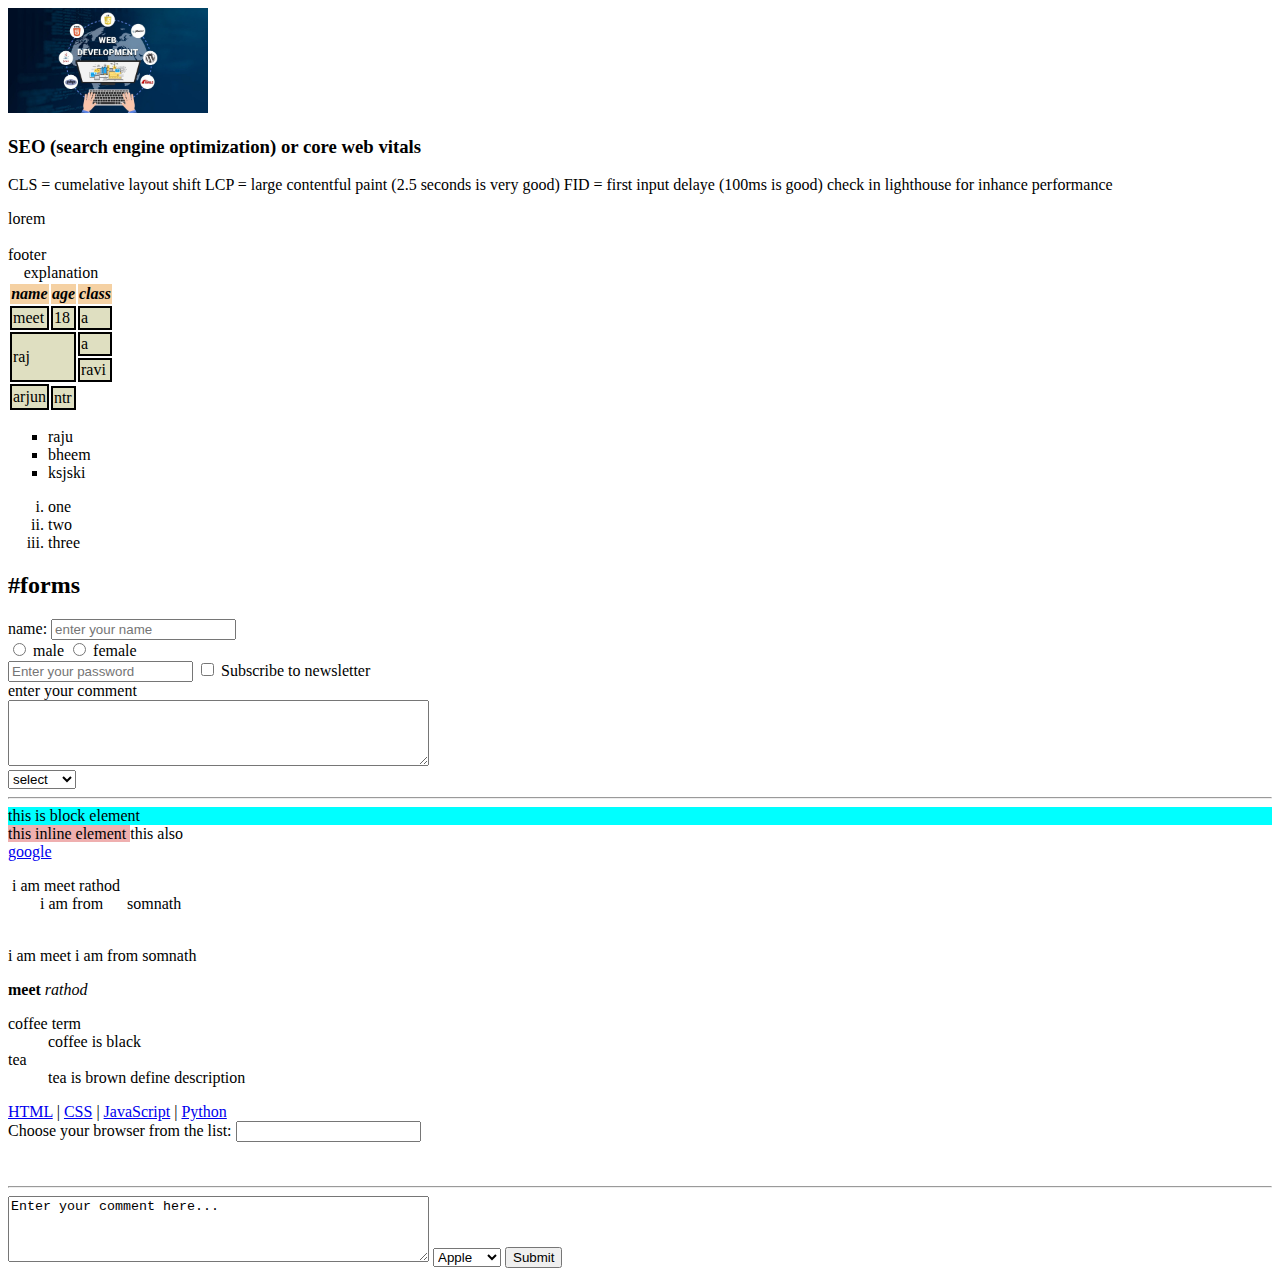
<file: index.html>
<!DOCTYPE html>
<html lang="en">

<head>
    <meta charset="UTF-8">
    <meta name="viewport" content="width=device-width, initial-scale=1.0">
    <meta name="description" content="this page about web devlopment">
    <title>web devlopment Course</title>
    <link rel="stylesheet" href="style.css">
</head>

<body>
    <img width="200" src="web.jpg" alt="a image"> <br>
    <h3> SEO (search engine optimization) or core web vitals</h3>
    <p> CLS = cumelative layout shift LCP = large contentful paint (2.5 seconds is very good) FID = first input delaye
        (100ms is good) check in lighthouse for inhance performance</p>
    <f>lorem</f><Br><br>
    <table>
        <caption> explanation </caption>
        <thead>
            <tr>
                <th>name</th>
                <th>age</th>
                <th>class</th>
            </tr>
        </thead>
        <tbody>
            <tr>
                <td>meet</td>
                <td>18</td>
                <td>a</td>
            </tr>
            <tr>
                <td rowspan="2" colspan="2">raj</td>
                <td>a</td>
            </tr>
            <tr>
                <td colspan="2">ravi</td>
            </tr>
            <tr>
                <td rowspan="2">arjun</td>
                <!-- <td rowspan ="2"> mh</td> -->
            </tr>
            <tr>
                <td> ntr </td>
            </tr>
        </tbody>

        <tfooter>
            footer
        </tfooter>
    </table>

    <ul type="square">
        <li>raju</li>
        <li>bheem</li>
        <li>ksjski</li>
    </ul>
    <ol type="i">
        <li> one</li>
        <li>two</li>
        <li>three</li>
    </ol>

    <h2>#forms</h2>

    <div>
        <form action="post">
            <label for="username"> name: </label>
            <input type="text" id="username" name="username" placeholder="enter your name">
    </div>
    <div>
        <input type="radio" id="male" name="gender" value="male">
        <label for="male">male</label>
        <input type="radio" id="female" name="gender" value="female">
        <label for="female">female</label>
    </div>
    <div>
        <input type="password" name="password" placeholder="Enter your password">
        <input type="checkbox" id="subscribe" name="subscribe" value="yes">
        <label for="subscribe">Subscribe to newsletter</label>
    </div>
    <label for="comment">enter your comment</label><br>
    <textarea name="comment" rows="4" cols="50">
</textarea>
    <div>
        <select name="fruits">
            <option value="apple">select</option>
            <option value="apple">Apple</option>
            <option value="banana">Banana</option>
            <option value="cherry">Cherry</option>
        </select>
    </div>

    </form>
    <hr>
    <div class="meet">this is block element</div>
    <span style="background-color: rgb(239, 175, 175);">this inline element </span> <span>this also</span><br>
    <a href ="https://www.google.com/" >google</a>
    <pre style=" font-family:Cambria, Cochin, Georgia, Times, 'Times New Roman', serif"> i am meet rathod
        i am from      somnath
    </pre>
    <p>i am meet
        i am from somnath 
    </p>
    <strong>meet</strong>
    <em>rathod </em>
    <dl>
        <dt>coffee term </dt>
        <dd>coffee is black</dd>
        <dt>tea</dt>
        <dd>tea is brown define description</dd>
    </dl>
    <nav>
        <a href="/html/">HTML</a> |
        <a href="/css/">CSS</a> |
        <a href="/js/">JavaScript</a> |
        <a href="/python/">Python</a>
        </nav>


        <label for="browser">Choose your browser from the list:</label>
<input list="browsers" name="browser" id="browser">

<datalist id="browsers">
  <option value="Edge">
  <option value="Firefox">
  <option value="Chrome">
  <option value="Opera">
  <option value="Safari">
</datalist> 
<br><br><br><hr>
    <form action="/submit">
        <textarea name="comment" rows="4" cols="50">Enter your comment here...</textarea>
        <select name="fruits">
          <option value="apple">Apple</option>
          <option value="banana">Banana</option>
          <option value="cherry">Cherry</option>
        </select>
        <input type="submit" value="Submit">
  </form>

</body>

</html>
</file>
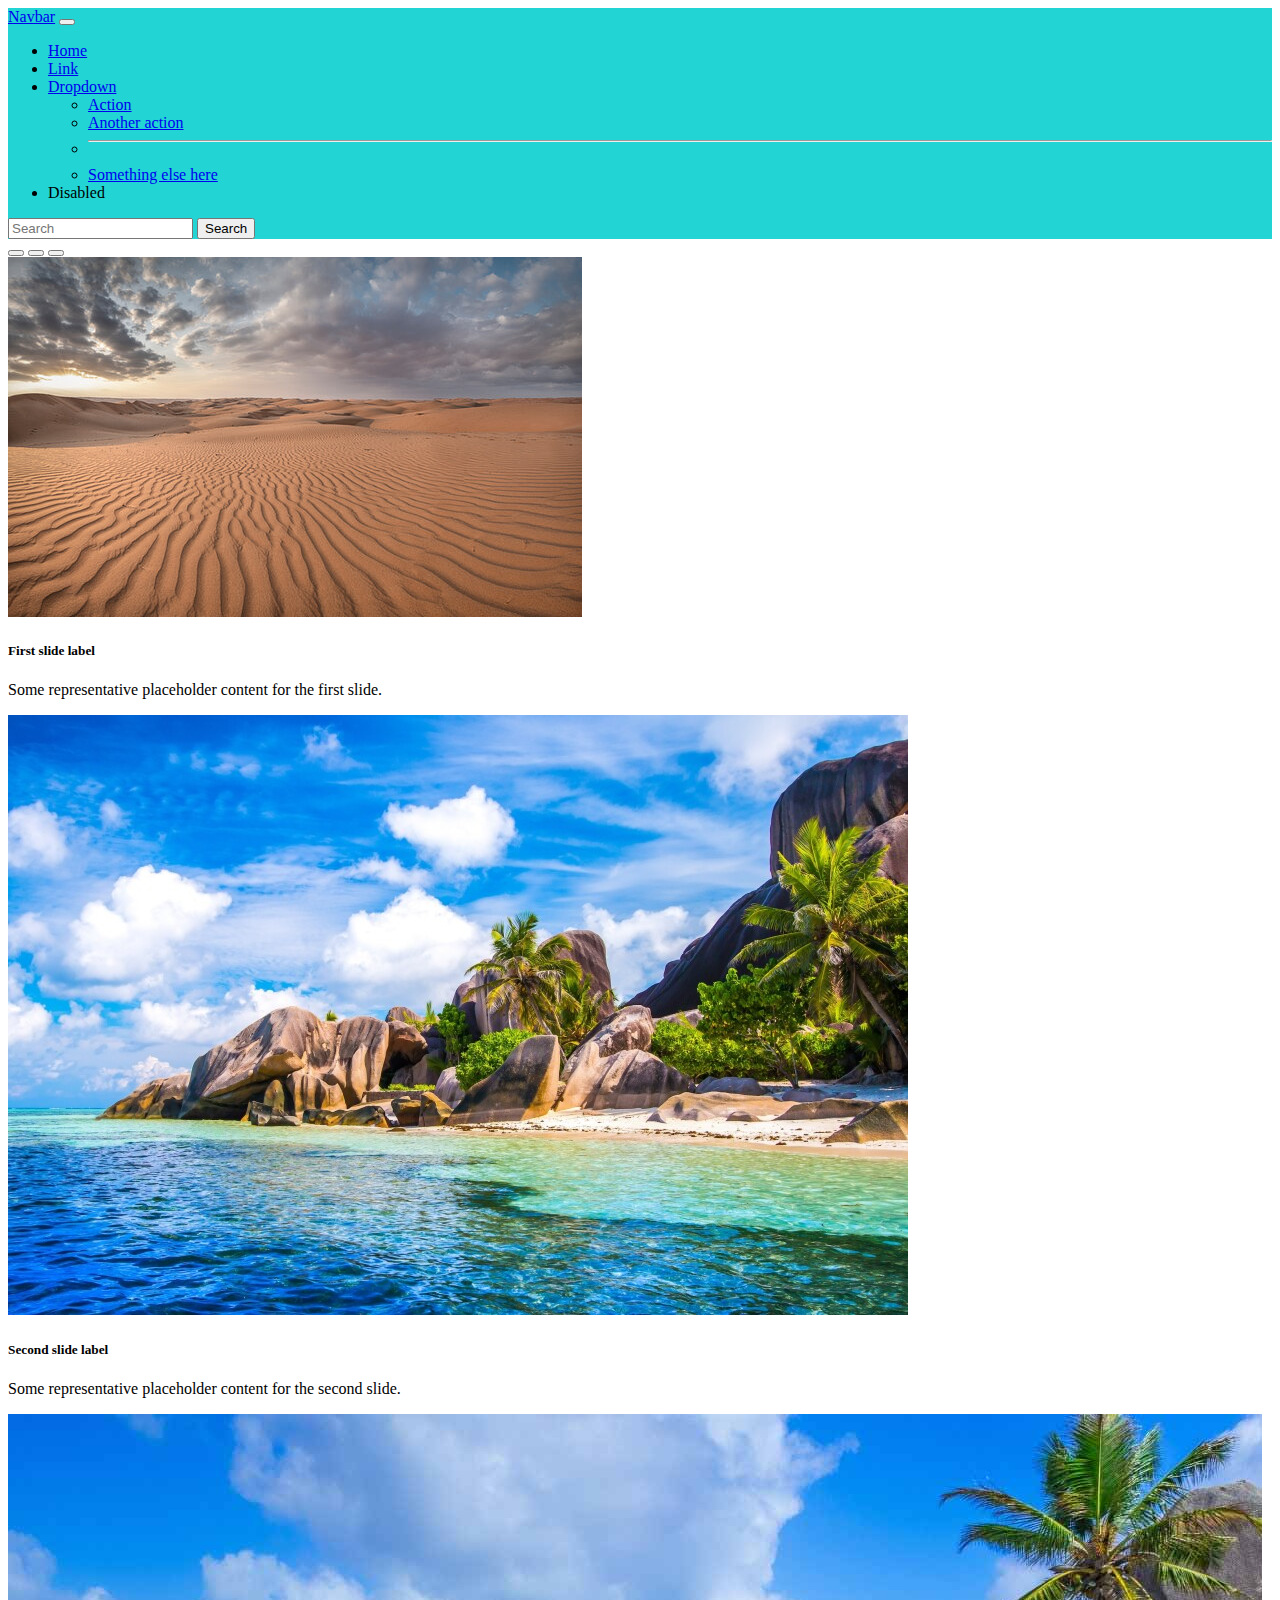
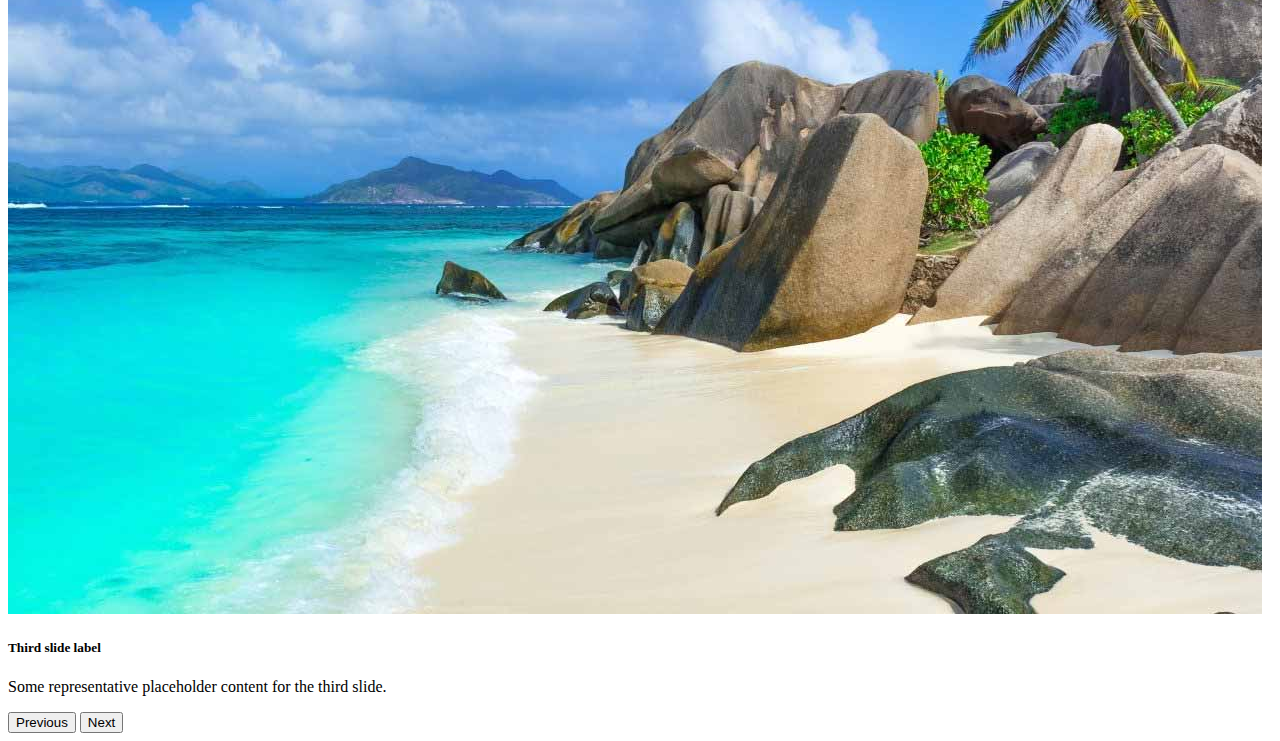
<file: boot.html>
<!DOCTYPE html>
<html lang="en">

<head>
    <meta charset="UTF-8">
    <meta name="viewport" content="width=device-width, initial-scale=1.0">
    <title>my portfolio</title>
    <link href="https://cdn.jsdelivr.net/npm/bootstrap@5.3.6/dist/css/bootstrap.min.css" rel="stylesheet"
        integrity="sha384-4Q6Gf2aSP4eDXB8Miphtr37CMZZQ5oXLH2yaXMJ2w8e2ZtHTl7GptT4jmndRuHDT" crossorigin="anonymous">
    <script src="https://cdn.jsdelivr.net/npm/bootstrap@5.3.6/dist/js/bootstrap.bundle.min.js"
        integrity="sha384-j1CDi7MgGQ12Z7Qab0qlWQ/Qqz24Gc6BM0thvEMVjHnfYGF0rmFCozFSxQBxwHKO"
        crossorigin="anonymous"></script>
    <script src="https://cdn.jsdelivr.net/npm/@popperjs/core@2.11.8/dist/umd/popper.min.js"
        integrity="sha384-I7E8VVD/ismYTF4hNIPjVp/Zjvgyol6VFvRkX/vR+Vc4jQkC+hVqc2pM8ODewa9r"
        crossorigin="anonymous"></script>
    <script src="https://cdn.jsdelivr.net/npm/bootstrap@5.3.6/dist/js/bootstrap.min.js"
        integrity="sha384-RuyvpeZCxMJCqVUGFI0Do1mQrods/hhxYlcVfGPOfQtPJh0JCw12tUAZ/Mv10S7D"
        crossorigin="anonymous"></script>
        <style>
        </style>
</head>

<body>
    <nav class="navbar  navbar-expand-lg   " style ="background-color: rgb(34, 212, 212);">
        <div class="container-fluid">
            <a class="navbar-brand" href="#">Navbar</a>
            <button class="navbar-toggler" type="button" data-bs-toggle="collapse"
                data-bs-target="#navbarSupportedContent" aria-controls="navbarSupportedContent" aria-expanded="false"
                aria-label="Toggle navigation">
                <span class="navbar-toggler-icon"></span>
            </button>
            <div class="collapse navbar-collapse" id="navbarSupportedContent">
                <ul class="navbar-nav me-auto mb-2 mb-lg-0">
                    <li class="nav-item">
                        <a class="nav-link active" aria-current="page" href="#">Home</a>
                    </li>
                    <li class="nav-item">
                        <a class="nav-link" href="spotify.html">Link</a>
                    </li>
                    <li class="nav-item dropdown">
                        <a class="nav-link dropdown-toggle" href="#" role="button" data-bs-toggle="dropdown"
                            aria-expanded="false">
                            Dropdown
                        </a>
                        <ul class="dropdown-menu">
                            <li><a class="dropdown-item" href="#">Action</a></li>
                            <li><a class="dropdown-item" href="#">Another action</a></li>
                            <li>
                                <hr class="dropdown-divider">
                            </li>
                            <li><a class="dropdown-item" href="#">Something else here</a></li>
                        </ul>
                    </li>
                    <li class="nav-item">
                        <a class="nav-link disabled" aria-disabled="true">Disabled</a>
                    </li>
                </ul>
                <form class="d-flex" role="search">
                    <input class="form-control me-2" type="search" placeholder="Search" aria-label="Search" />
                    <button class="btn btn-outline-success" type="submit">Search</button>
                </form>
            </div>
        </div>
    </nav>

    <div id="carouselExampleCaptions" class="carousel slide c-dark slide" data-bs-ride="carousel">
  <div class="carousel-indicators">
    <button type="button" data-bs-target="#carouselExampleCaptions" data-bs-slide-to="0" class="active" aria-current="true" aria-label="Slide 1"></button>
    <button type="button" data-bs-target="#carouselExampleCaptions" data-bs-slide-to="1" aria-label="Slide 2"></button>
    <button type="button" data-bs-target="#carouselExampleCaptions" data-bs-slide-to="2" aria-label="Slide 3"></button>
  </div>
  <div class="carousel-inner">
    <div class="carousel-item active">
      <img src="desert.jpg" class="d-block w-100 h-100" alt="...">
      <div class="carousel-caption d-none d-md-block">
        <h5>First slide label</h5>
        <p>Some representative placeholder content for the first slide.</p>
      </div>
    </div>
    <div class="carousel-item">
      <img src="beach2.jpeg" class="d-block w-100" alt="bn vcdcxgfvhjggyfx">
      <div class="carousel-caption d-none d-md-block">
        <h5>Second slide label</h5>
        <p>Some representative placeholder content for the second slide.</p>
      </div>
    </div>
    <div class="carousel-item">
      <img src="beach1.jpg" class="d-block w-100" alt="...">
      <div class="carousel-caption d-none d-md-block">
        <h5>Third slide label</h5>
        <p>Some representative placeholder content for the third slide.</p>
      </div>
    </div>
  </div>
  <button class="carousel-control-prev" type="button" data-bs-target="#carouselExampleCaptions" data-bs-slide="prev">
    <span class="carousel-control-prev-icon" aria-hidden="true"></span>
    <span class="visually-hidden">Previous</span>
  </button>
  <button class="carousel-control-next" type="button" data-bs-target="#carouselExampleCaptions" data-bs-slide="next">
    <span class="carousel-control-next-icon" aria-hidden="true"></span>
    <span class="visually-hidden">Next</span>
  </button>
</div>
</body>

</html>
</file>
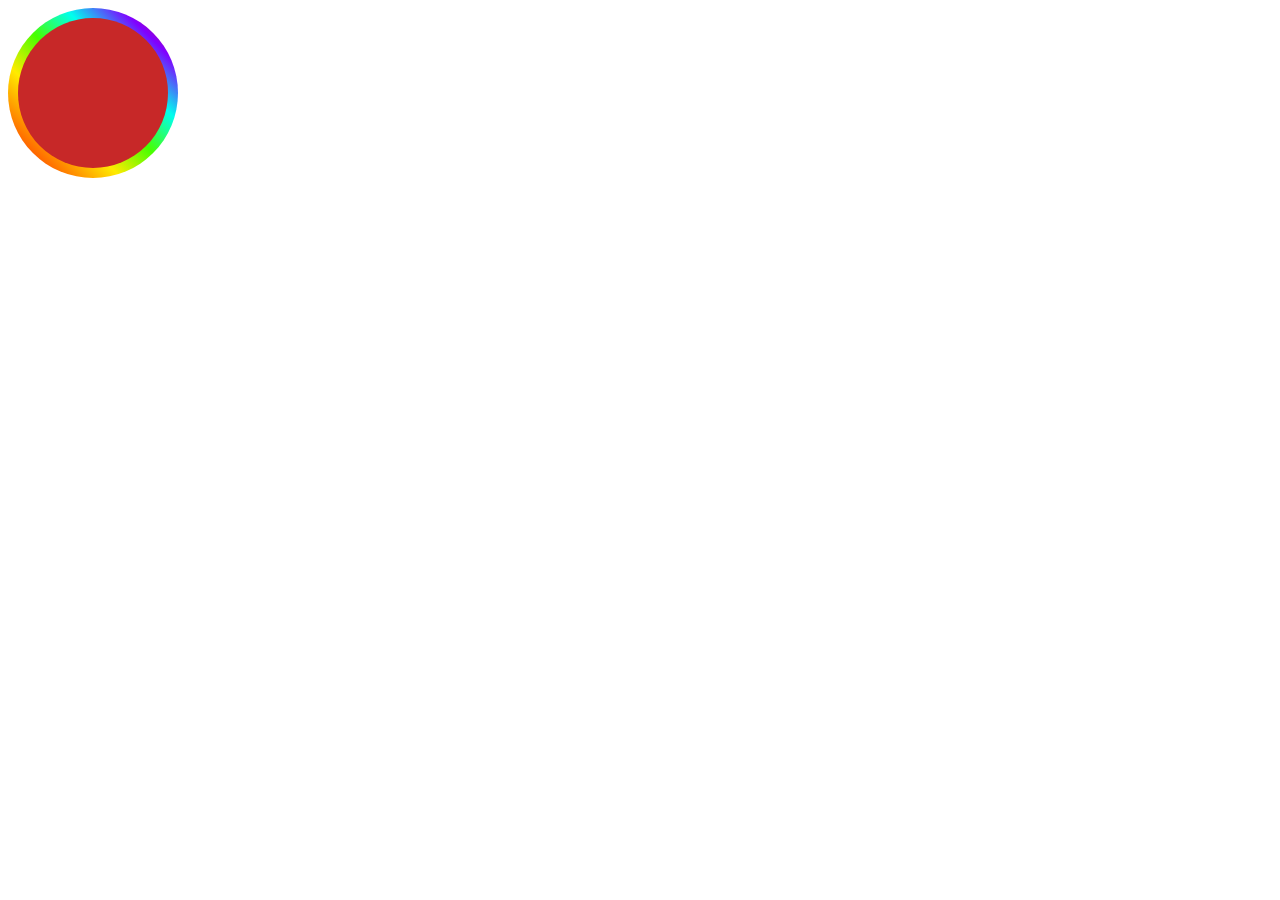
<file: color.html>
<!DOCTYPE html>
<html lang="en">
<head>
  <meta charset="UTF-8">
  <meta name="viewport" content="width=device-width, initial-scale=1.0">
  <title>Multicolor Border</title>
  <style>
    .profile {
      width: 150px;
      height: 150px;
      border-radius: 50%; /* Makes it circular */
      background: rgb(199, 40, 40);
      position: relative;
      z-index: 1;
    }

    .border {
      width: 170px;
      height: 170px;
      background: linear-gradient(45deg, #ff0000, #ff7300, #ffeb00, #47ff00, #00ffee, #8000ff, #ff0000); 
      border-radius: 50%; /* Makes it circular */
      display: flex;
      justify-content: center;
      align-items: center;
    }
  </style>
</head>
<body>
  <div class="container">
    <div class="border">
      <div class="profile"></div>
    </div>
  </div>
</body>
</html>
</file>
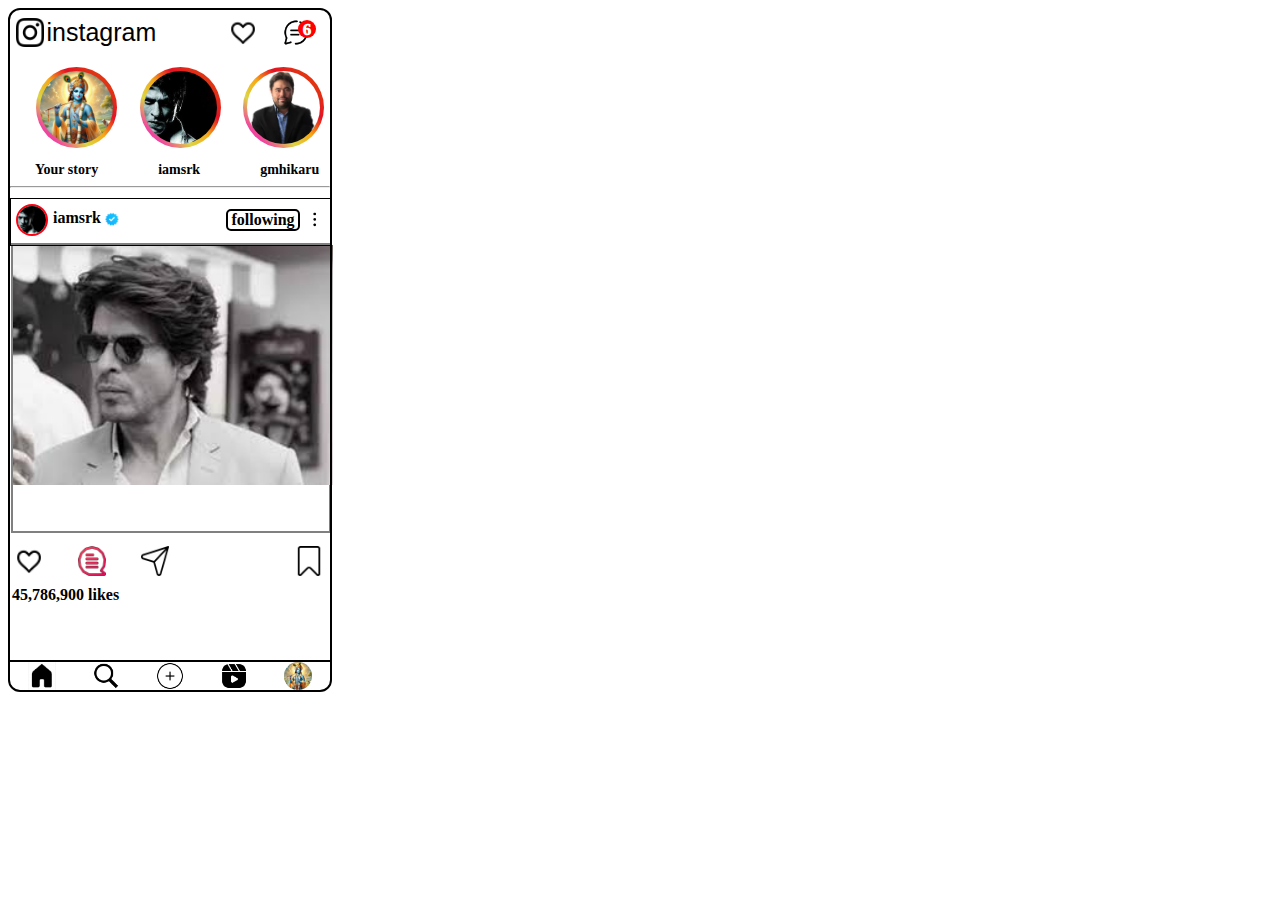
<file: insta.html>
<!DOCTYPE html>
<html lang="en">

<head>
    <meta charset="UTF-8">
    <meta name="viewport" content="width=device-width, initial-scale=1.0">
    <title>instagram clone</title>
    <link rel="stylesheet" href="insta.css">
</head>

<body>
    <div class="insta">
        
        <div class="cont">
         <div class="container1">
            <img src="instagram.png" alt="alt_text">
            <div class="name">instagram</div>
        </div> 

    <div class="container">
     <img src="heart.png" alt="alt_text">
      <div class="space"></div>
        <img src="message.png" alt="alt_text">
    </div>
</div>
 <div class="num">6</div>


 <div class="scont">
        <div class="story"><div class="st1"></div></div>
        <div class="story"><div class="st2"></div></div>
        <div class="story"><div class="st3"></div></div></div> 
       
        <div class="names">
            <div class="name1">Your story</div>
            <div class="name2">iamsrk</div>
            <div class="name3">gmhikaru</div>
        </div>
        <hr>
        <div class="acccontainer">
        <!-- <div class="acc2">
            <div class="dp"></div> -->
            <!-- <div class="follow">follow</div> -->
            <!-- <div class="option"></div> -->
            <!-- <div class="post"></div> -->
            <!-- <div class="opt">
                <div class="like"></div>
                <div class="comment"></div>
                <div class="share"></div>
                <div class="save"></div>
            </div> -->
            <!-- </div> -->
        <div class="acc1">
            <div class="dp"><img src ="srk.jpg" ></div>
            <div class="nam">iamsrk</div>
           <div class="tick"></div>
            <div class="follow"> following</div>
            <div class="option"></div>
    
           <div class="post"> <img src="king.jpg" a=" king"></div>
         </div> 
            </div>
          <div class="opt">
               <img src="heart.png">
               
               <img src="comment.png">
               <img src =" share.png">
               <img src = "save2.jpg" s ="t">
            </div>
            <div class="count">45,786,900 likes</div>
            <!-- <p a="'t"><p style = " font-weight: 600;"> iamsrk </p> main srk tum logo ki ma ch*d dunga ch*tuyo tum logo ne mujhe </p>-->
        <div class="fixbar">
            <img src="home.png" alt="alt_text">
            <img src="search2.png" alt="alt_text">
            <img src="add.png" alt="alt_text">
            <img src="reels.png" alt="alt_text">
            <img src="krishna.jpg" alt="alt_text" t="p">
        </div>
        </div>
</body>

</html>
</file>
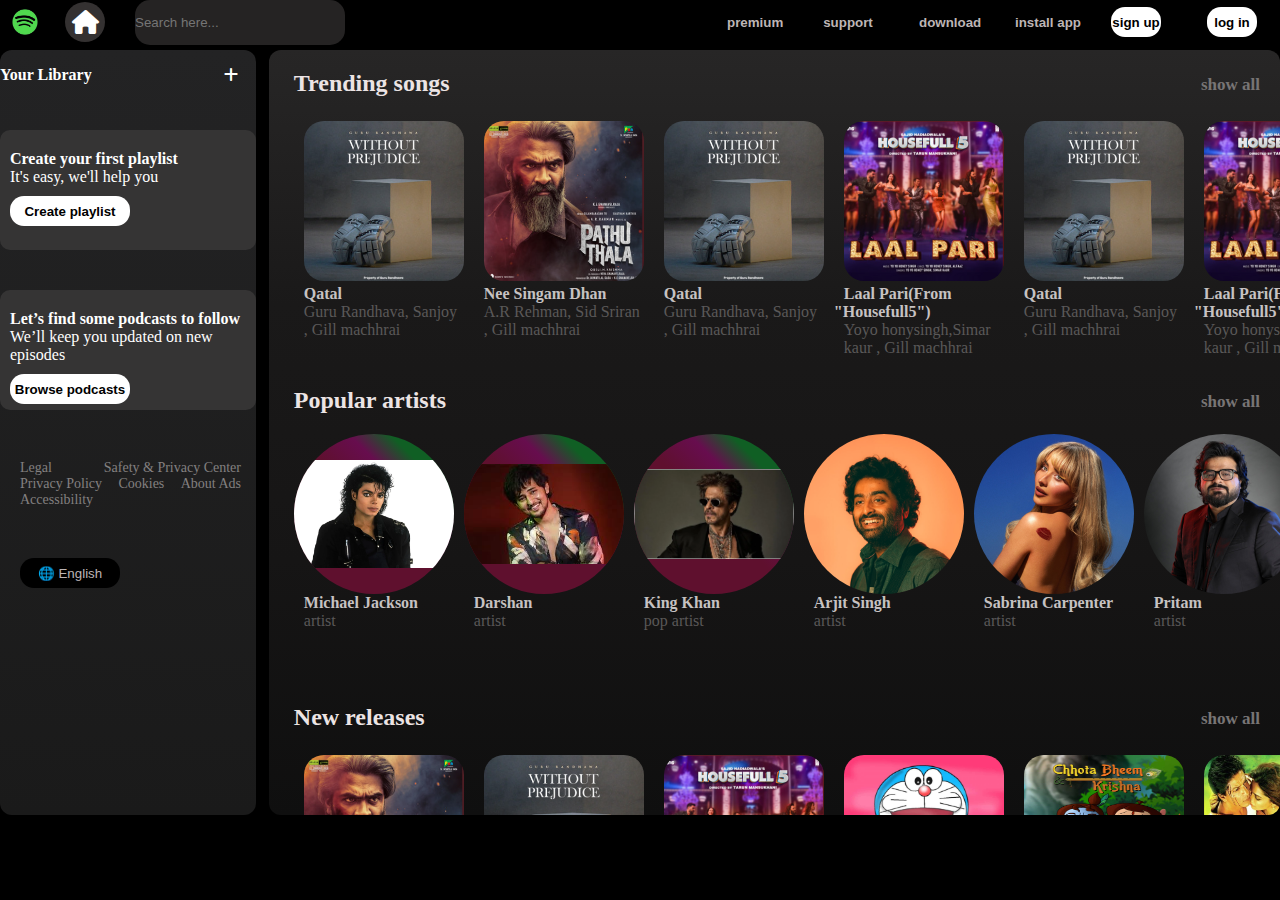
<file: spotify.html>
<!DOCTYPE html>
<html lang="en">
<head>
    <meta charset="UTF-8">
    <meta name="viewport" content="width=device-width, initial-scale=1.0">
    <link href="https://cdnjs.cloudflare.com/ajax/libs/font-awesome/6.0.0-beta3/css/all.min.css" rel="stylesheet">
    <link rel="stylesheet" href="spoti.css">
    <title>spotify-web player</title>
</head>
<body>
<div class="main">
  <header >
    <div class="header">
      <div class="menu1"> 
        <div class="menu11">
           <div class="logo"><img src="spoti.jpg" alt="Spotify"></div>
      <div class="homepage">
        <i class="fas fa-home"> </i>
      </div>
      <div class="search-bar">
        <button class =" search"><i class="fas fa-search"></i></button>
        </div>
        </div>
        <div class="menu12 hide-on-small">
          <input  type="text" placeholder="Search here..." >
        </div>
      </div>
      <div class="menu2">
          <ul>
            <li class="hide-on-small "><button><b>premium</b></button> </li>
            <li class="hide-on-small hide-on-medium"><button><b>support</b></button></li>
            <li class="hide-on-small"><button><b>download</b></button></li>
            <li class="hide-on-small hide-on-medium"><button><b>install app</b></button>
             <i class="fas-fa-download"></i></li>
             <li ><button class="log"> <b>sign up</b></button></li>
             <li ><button class ="log"><b>log in</b></button></li>
          </ul>
      </div> 
    </div>
  </header>
  <div class="lowermain">
    <aside class="hide-aside">
    <div class="library">
       <span><b>Your Library</b></span>
       <i class="fas fa-add"></i>
    </div>
    <div class="card">
      <h4>Create your first playlist</h4>
      <p>It's easy, we'll help you</p>
      <button class="sidecard"><b>Create playlist</b></button>
    </div>

    <div class="card">
      <h4>Let’s find some podcasts to follow</h4>
      <p>We’ll keep you updated on new episodes</p>
      <button class="sidecard"><b>Browse podcasts</b></button>

    </div>
       <div class="footer">
      <a href="#">Legal</a>
      <a href="#">Safety & Privacy Center</a>
      <a href="#">Privacy Policy</a>
      <a href="#">Cookies</a>
      <a href="#">About Ads</a>
      <a href="#">Accessibility</a>
    </div>
      <div class="language-selector">
      <button class="language-button">🌐 English</button>
    </div>
  </aside>
  <div class="sections">



      <div class="section">
      <h3> Trending songs</h3> <span class="showall"><b>show all</b></span>
      <div class="scardss">
         <div class="scard">
      <img src="song3.png" alt="song1" class="cardimg">
      <strong>Qatal</strong><br>
      <p class="cardtext">Guru Randhava, Sanjoy , Gill machhrai</p>
     </div>
        <div class="scard">
      <img src="song2.png" alt="song1" class="cardimg">
      <strong>Nee Singam Dhan</strong><br>
      <p class="cardtext">A.R Rehman, Sid Sriran , Gill machhrai</p>
     </div>
      <div class="scard">
      <img src="song3.png" alt="song1" class="cardimg">
      <strong>Qatal</strong><br>
      <p class="cardtext">Guru Randhava, Sanjoy , Gill machhrai</p>
     </div>
      <div class="scard">
      <img src="song1.png" alt="song1" class="cardimg">
      <strong>Laal Pari(From "Housefull5")</strong><br>
      <p class="cardtext">Yoyo honysingh,Simar kaur , Gill machhrai</p>
     </div>
      <div class="scard">
      <img src="song3.png" alt="song1" class="cardimg">
      <strong>Qatal</strong><br>
      <p class="cardtext">Guru Randhava, Sanjoy , Gill machhrai</p>
     </div>

      <div class="scard">
      <img src="song1.png" alt="song1" class="cardimg">
      <strong>Laal Pari(From "Housefull5")</strong><br>
      <p class="cardtext">Yoyo honysingh,Simar kaur , Gill machhrai</p>
     </div>

     <div class="scard">
      <img src="song2.png" alt="song1" class="cardimg">
      <strong>Nee Singam Dhan</strong><br>
      <p class="cardtext">A.R Rehman, Sid Sriran , Gill machhrai</p>
     </div>

     <div class="scard">
      <img src="song3.png" alt="song1" class="cardimg">
      <strong>Qatal</strong><br>
      <p class="cardtext">Guru Randhava, Sanjoy , Gill machhrai</p>
     </div>
       <div class="scard">
      <img src="song1.png" alt="song1" class="cardimg">
      <strong>Laal Pari(From "Housefull5")</strong><br>
      <p class="cardtext">Yoyo honysingh,Simar kaur , Gill machhrai</p>
     </div>
    </div>
      </div>

      <div class="section">
      <h3> Popular artists</h3> <span class="showall"><b>show all</b></span>
       <div class="scardss">
         <div class="scard">
          <div class="artist"><img src="micheal.webp" class="artistimg"></div>
          <strong>Michael Jackson</strong><br>
          <p class="cardtext">artist</p>
         </div>
          <div class="scard">
         <div class="artist"><img src="darshan.jpeg" class="artistimg"></div> 
          <strong>Darshan</strong><br>
          <p class="cardtext">artist</p>
         </div>
          <div class="scard">
          <div class="artist"><img src="srk.webp" class="artistimg"></div>
          <strong>King Khan</strong><br>
          <p class="cardtext">pop artist</p>
         </div>
          <div class="scard">
         <div class="artist"> <img src="arjit.jpg" class="artistimg"></div>
          <strong>Arjit Singh</strong><br>
          <p class="cardtext">artist</p>
         </div>
          <div class="scard">
          <div class="artist"><img src="sabrina.jpeg" class="artistimg"></div>
          <strong>Sabrina Carpenter</strong><br>
          <p class="cardtext"> artist</p>
         </div>
          <div class="scard">
          <div class="artist"><img src="pritam.jpeg" class="artistimg"></div>
          <strong>Pritam</strong><br>
          <p class="cardtext">artist</p>
         </div>
         <div class="scard">
          <div class="artist"><img src="hikaru.webp" class="artistimg"></div>
          <strong>Hikaru</strong><br>
          <p class="cardtext">artist</p>
         </div>
         <div class="scard">
         <div class="artist"> <img src="earth.jpg" class="artistimg"></div>
          <strong>The Nature</strong><br>
          <p class="cardtext">artist</p>
         </div>
       </div>
      </div>

      <div class="section">
      <h3> New releases</h3> <span class="showall"><b>show all</b></span>
       <div class="scardss">
         <div class="scard">
      <img src="song2.png" alt="song1" class="cardimg">
      <strong>Nee Singam Dhan</strong><br>
      <p class="cardtext">A.R Rehman, Sid Sriran , Gill machhrai</p>
     </div>

     <div class="scard">
      <img src="song3.png" alt="song1" class="cardimg">
      <strong>Qatal</strong><br>
      <p class="cardtext">Guru Randhava, Sanjoy , Gill machhrai</p>
     </div>
       <div class="scard">
      <img src="song1.png" alt="song1" class="cardimg">
      <strong>Laal Pari(From "Housefull5")</strong><br>
      <p class="cardtext">Yoyo honysingh,Simar kaur , Gill machhrai</p>
     </div>
      <div class="scard">
      <img src="doraemin.jpg" alt="song1" class="cardimg">
      <strong>Zindgi savar du</strong><br>
      <p class="cardtext">Doraemon,Sonal Kaushal , Gill machhrai</p>
     </div>
      <div class="scard">
      <img src="bheem.jpg" alt="song1" class="cardimg">
      <strong>Chhota Bheem</strong><br>
      <p class="cardtext">Doraemon,Sonal Kaushal ,Chhota Bheem</p>
     </div>
       <div class="scard">
      <img src="titli.jpg" alt="song1" class="cardimg">
      <strong>Titli</strong><br>
      <p class="cardtext">Doraemon,Sonal Kaushal ,Chhota Bheem</p>
     </div>
       <div class="scard">
      <img src="glory.jpeg" alt="song1" class="cardimg">
      <strong>Glory</strong><br>
      <p class="cardtext">YoYo Hony Singh</p>
     </div>
       <div class="scard">
      <img src="jhol.png" alt="song1" class="cardimg">
      <strong>Jhol</strong><br>
      <p class="cardtext">Mannu,Annural Khalid</p>
     </div>
      </div>
    

  </div>

    

  <footer class="footer">
    <div class="footer-column">
      <h3>Company</h3>
      <a href="#">About</a>
      <a href="#">Jobs</a>
      <a href="#">For the Record</a>
    </div>
    <div class="footer-column">
      <h3>Communities</h3>
      <a href="#">For Artists</a>
      <a href="#">Developers</a>
      <a href="#">Advertising</a>
      <a href="#">Investors</a>
      <a href="#">Vendors</a>
    </div>
    <div class="footer-column">
      <h3>Useful links</h3>
      <a href="#">Support</a>
      <a href="#">Free Mobile App</a>
    </div>
    <div class="footer-column">
      <h3>Spotify Plans</h3>
      <a href="#">Premium Individual</a>
      <a href="#">Premium Duo</a>
      <a href="#">Premium Family</a>
      <a href="#">Premium Student</a>
      <a href="#">Spotify Free</a>
    </div>
  </footer>



  </div>
  
</div>
</body>
</html>
</file>
<file: style.css>
td{
    border: 2px solid black;
}
thead{
    font-style: italic;
    background-color: rgb(245, 209, 163);
}
tbody{
    background-color: rgb(223, 223, 193);
}
.meet{
    background-color: aqua;
}
</file>
<file: insta.css>
.insta{
    width:320px;
    height: 680px;
    border:2px solid black;
    border-radius: 12px;
    position: absolute;
    
}
.cont{
    width:100%;
    display: flex;
    justify-content: space-around;
}
.container1{
    margin: 5px;
    margin-top: 8px;
    width:150px;
    display:flex;
    justify-content: space-around;
}
div.name{
    font-size: 25px;
    font-family:'Franklin Gothic Medium', 'Arial Narrow', Arial, sans-serif;
}

img{
    width:28px;
}
.space{
    width:25px;
    height: 100%;
}
.container{
    margin:5px ;
    margin-top: 8px;
    margin-right: 20px;
    width:150px;
    display: flex;
    justify-content:flex-end;
}
.num{
    width:18px;
    height: 15px;
    font-size: 17px;
    font-weight: 1000;
    border-radius: 50%;
    position: absolute;
    color:white;
    display: flex;
    background-color: red;
    justify-content: center;
    padding-bottom: 3px;
    z-index:4;
    left:288px;
    top:10px;
}
.scont
{
    margin: 5px;
    width:97%;
    height: 80px;;
   display: flex;
   justify-content: space-around;
    padding: 10px;
}
.story{
    width:81px;
    height: 81px;
    background: linear-gradient(45deg, #eb2dc2, #f0449d, #ddd544, #f7a816, #e41224, #e13513, #ff0000); 
    border-radius: 50%;
    display: flex;
    justify-content: center;
    align-items: center;
  
}
.st1{
    width:73px;
    height: 73px;
    border-radius: 50%;
    background-image: url('krishna.jpg');
    background-size: contain;
}
.st2{
    width:73px;
    height: 73px;
    border-radius: 50%;
    background-image: url('srk.jpg');
    background-size: contain;
}
.st3{
    width:73px;
    height: 73px;
    border-radius: 50%;
    background-image: url('hikaru.webp');
    background-size: contain;
}
.plus{
    width:25px;
    height: 25px;;
    background-color:white;
    position:absolute;
    display: flex;
    border-radius: 50%;
    justify-content: center;
    align-items: center;
    color:white;
    top:112px;
    left:85px;
}
.p{
    width:18px;
    background-color: black;
    border-radius: 50%;
    display: flex;
    justify-content: center;
    align-items: center;
}
.names{
  width:100%;
  font-weight: 550;
  font-size: 14px;
  display: flex;
  gap:60px;
  margin-left: 25px;
}
.fixbar{
 width:320px;
 border-top: 2px solid black;;
 position:fixed;
 display: flex;
 justify-content:space-around;
 top:660px;
}
img[t]{
    border-radius: 50%;
}
.acccontainer{ 
width:100%; 
 margin-top:10px; 
 border:1px solid black; 
   font-weight: 600; 
} 

.acc1{
    width:100%;
    /* border:2px solid black; */
    position: relative;
    display: flex;
}
.follow{
    width:70px;
    height: fit-content;
  border: 2px solid black;;
    border-radius: 5px;
    display: inline-flex;
    justify-content: center;
    position: relative;
    left:110px;
    top:10px;
}
  .dp img{
 margin:5px;
    border-radius:50%;
    border:2px solid rgb(255, 0, 17);
}
.option{
    width:20px;
    /* border:2px solid black; */
    height: 30px;
    background-image: url('3dot.png');
    background-size: contain;
    background-repeat: no-repeat;
    position: relative;
    top:11px;
    left:115px;
}
.nam{
    position:relative;
    top:10px;
}
.tick{
    width:15px;
    height: 15px;
    background-image: url('tick.png');
    background-size: contain;
    background-repeat: no-repeat;
    position: relative;
    top:13px;
    left:3px;
}
.post{
    position:absolute;
    z-index: -2;
    width:320px;
    height: 290px;
    top:44px;
    border: 2px solid gray;
    box-sizing: border-box;
}
img[a]{
    width:320px;
}
.opt{
    width:100%;
    margin: 5px;;
    height: 30px;
    position: relative;
    top:295px;
    display :flex;
    gap:35px;
}
img[s]{
    width:30px;
    height: 30px;
    position:relative;
   left:90px;
}
.count{
    margin-left:2px;
    font-weight: 600;
    position: relative;
    top:300px
}
p{
    margin-left:2px;
    position: relative;
    top:285px
}
p[t]
{
    position: relative;
    top:300px
}
</file>
<file: spoti.css>
*{
    margin: 0px;
    padding: 0;
}
.main{
    background-color: black;
    width:100vw;
    height :100vh;
    position: fixed;
}
.menu11{
    display: flex;
    align-items: center;
    gap: 15px;
}
.menu12{
    display: flex;
    height: 100%;
    align-items: center;

}
.homepage{
    color:white;
    font-size: x-large;
    display: flex;
    justify-content: center;
    align-items: center;
    width: 40px;
    height:40px;
    border-radius: 50%;
    background-color: rgb(52, 49, 49);
}
.homepage:hover{
    background-color: rgb(67, 64, 64);
}
.search-bar{
    display: flex;
}
.logo img{
    margin-top: 3px;
    width:50px;
    height: auto;
    /* border-radius :20px ; */
}
.menu1{
    display: flex;
    width:50vw;
    align-items: center;
    gap:15px
}
.header{
    display: flex;
    width: 100vw;
    justify-content: space-between;
    position: fixed;
}
.search{
    width:40px;
    height: 40px;
    border-radius: 50%;
    font-size: large;
    background-color: rgb(52, 49, 49);
  color: white;
}
.search:hover{
    width:43px;
    height:43px;
    background-color: rgb(67, 64, 64);
    border: 1px solid rgb(46, 45, 45);
    font-size: large;
}
.menu2{
    display: flex;
    width:45vw;
    /* background-color: aquamarine; */
    position: relative;
}
button{
    background-color: black; 
  border-radius: 14px;;
    color: rgb(189, 181, 181);
    border:none;
    width:fit-content;
   height: 30px;
   white-space: nowrap;
   width:50px;
}
input{
    border:none;
    width: 210px;
    height: 100%;
}
button.log{
    color: black;
    background-color: white;
}
button.log:hover{
    width:53px;
    height: 32px;
    color: black;
}
ul{
    width:100%;
   display: flex;
   list-style: none;
   justify-content: space-around;
   align-items: center;
}
button:hover{
    color: white;
    font-size: 13px;
}
input{
    background-color:rgb(37, 35, 35);
    border-radius: 15px;
}
@media (max-width :950px)
{
    .hide-on-medium{
        display: none;
    } 
    
}
@media(min-width:600px)
{
    .search{
          display:none;
    }
  
}

.lowermain{
    width:100vw;
    height: 85vh;
    position: relative;
    top: 50px;
   display: flex;
   gap:1vw;
   
}
aside{
    width:20%;
    height: 100%;
    background :linear-gradient(to bottom, rgb(35, 35, 36), rgb(26, 26, 26));
    border-radius: 12px;
}
.library{
    color:white;
    display: flex;
    justify-content: space-between;
    margin-top: 10px;
    align-items: center;
}
.fa-add{
    display: flex;
    align-items: center;
    justify-content: center;
    margin-right: 10px;
    width:30px ;
    height: 30px;
    border-radius: 50%;
}
.fa-add:hover{
    background-color: rgb(67, 64, 64);
}
.sections{
    width:79vw;
    height: 85vh;
    background :linear-gradient(to bottom,rgb(39, 38, 38),  rgb(26, 25, 25) ,rgb(22, 21, 21), rgb(15, 15, 15));
    border-radius: 12px;
    box-sizing: border-box;
    overflow-y: auto;
   scrollbar-width: none;
    -ms-overflow-style: none;
}
.card{
    background-color: rgb(53, 52, 52);
    margin-top: 40px;
    color: white;
    border-radius: 10px;
    height: 100px;
    padding-top: 20px;
    padding-left: 10px;
}
.sidecard{
    background-color: white;
    color: black;
    margin-top: 10px;
    width: 120px;
}
.sidecard:hover{
    width:123px;
    height: 32px;
    color: black;
}
.footer{
    margin-top: 120px;
    margin-left: 20px;
}
    .footer a {
      color: rgb(131, 128, 128);
      text-decoration: none;
      margin-right: 15px;
      font-size: 14px;
    }
.language-selector{
    margin-top: 50px;
    margin-left: 20px;
   
}
.language-button{
  width: 100px;
} 
h3{
    display: inline;
    font-size: x-large;
    color: rgb(236, 228, 228);
}
.section{
    margin-left: 25px;
    margin-top: 20px;
    position: relative;
}
span.showall{
    position: absolute;
    font-size: 17px;
    right: 0;
    margin-right: 20px;
    margin-top: 5px;
    color: rgb(120, 117, 117);
}
h3:hover{
    text-decoration: underline;
}
span.showall:hover{
    text-decoration: underline;
}
.cardimg{
    width:160px;
    height: 160px;
    border-radius: 20px;
    margin-top: 4px; 
    margin-left: 10px;
}
strong{
    padding-left: 10px;
    color: rgb(198, 194, 194);
}
p.cardtext{
    padding-left: 10px;
    color: rgb(90, 88, 88);

}
.scard:hover{
    background-color: rgb(40, 39, 39);
}
.scard{
    margin-top: 20px;
    width:180px;
    height: 250px;
    border-radius: 10px;
}
.scardss{
    display: flex;
    gap:10px;
    overflow-x: auto;
    scrollbar-width: none;
    -ms-overflow-style: none;
}
.artist{
    width: 160px;
    height: 160px;
    border-radius: 50%;
    background: linear-gradient(45deg, rgb(95, 16, 46) 50%, rgb(103, 13, 78) 67%, rgb(16, 95, 36) 80%);
    /* background-color: blue; */
    display: flex;
     align-items: center;
     overflow: hidden;
}
.artistimg{
    width:160px;
}
.footer{
    display: flex;
    justify-content: space-between;
    margin-top: 50px;
    color: rgb(131, 128, 128);
    /* width: 100%; */
    flex-wrap: wrap;
}
.footer-column{
    display: flex;
    flex-direction: column;
    margin-left: 20px;
}
@media (max-width: 600px) {

    .hide-on-small{
        display: none
    }
    .header{
        justify-content: space-around;
    }
    .menu1{
        width:40vw
    }
    .menu2{
        width:30vw
    } 
   
}
@media (max-width:1200px){
     aside{
        display: none;
    }
    .sections{
        width: 100vw;
        height: 85vh;
    }
}
</file>
